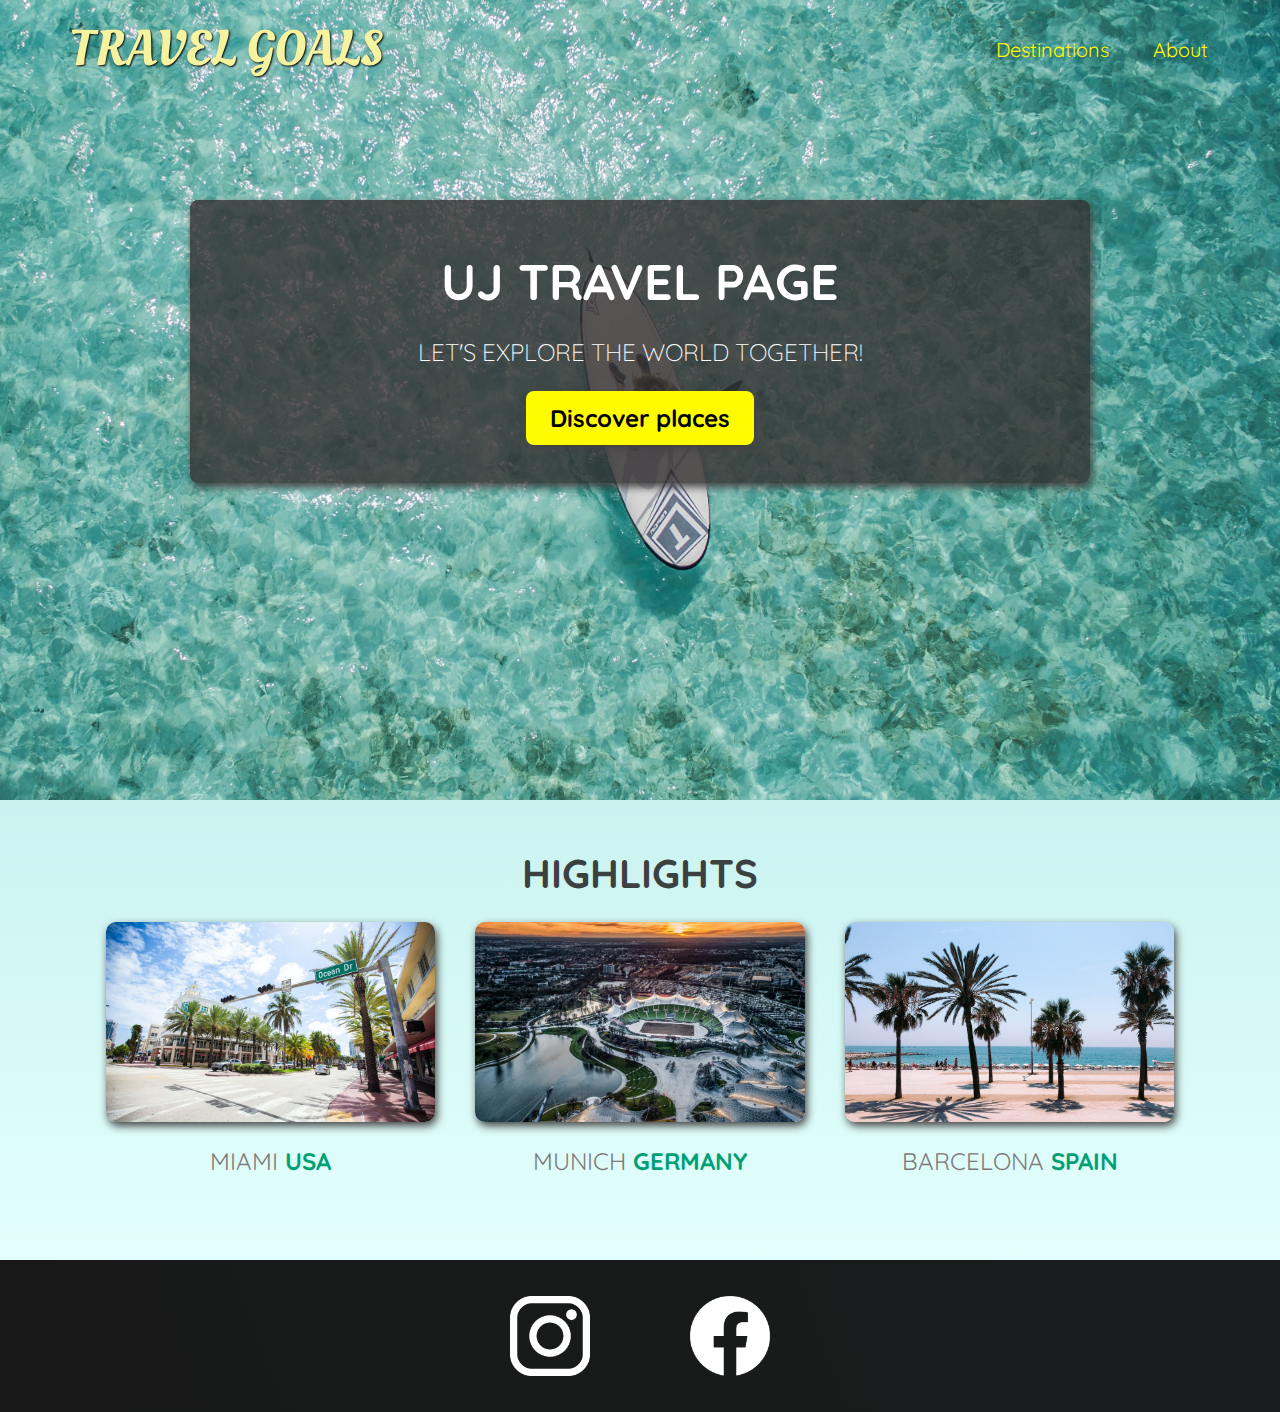
<file: index.html>
<!DOCTYPE html>
<html lang="en">
  <head>
    <meta charset="UTF-8" />
    <link
      href="https://fonts.googleapis.com/css2?family=Raleway:wght@700&family=Oleo+Script:wght@700&family=Quicksand:wght@300;500;700&display=swap"
      rel="stylesheet"
    />
    <link rel="stylesheet" href="shared.css" />
    <link rel="stylesheet" href="styles.css" />
    <title>Travel Goals</title>
  </head>
  <body>
    <header>
      <div id="page-logo">
        <a href="/index.html">Travel Goals</a>
      </div>
      <nav>
        <ul>
          <li><a href="/places.html">Destinations</a></li>
          <li><a href="">About</a></li>
        </ul>
      </nav>
    </header>
    <main>
      <section id="hero">
        <div id="hero-content">
          <h1>Uj Travel Page</h1>
          <p>Let's explore the world together!</p>
          <a href="/places.html">Discover places</a>
        </div>
      </section>
      <section id="highlights">
        <h2>Highlights</h2> 
        <ul id="destinations">
          <li class="destination">
            <img src="/images/places/miami.jpg" alt="Miami streets on sunny day">
            <p>Miami <strong>USA</strong></p>
          </li>
          <li class="destination">
            <img src="/images/places/munich.jpg" alt="Munich stadium in winter">
            <p>Munich <strong>Germany</strong></p>
          </li>
          <li class="destination">
            <img src="/images/places/barcelona.jpg" alt="Palm beach in Barcelona">
            <p>Barcelona <strong>Spain</strong></p>
          </li>
        </ul>
      </section>
    </main>
    <footer>
      <ul>
        <li>
          <a href="https://instagram.com">
            <img src="/images/icon/insta.png" alt="Instaram logo">
          </a>
        </li>
        <li>
           <a href="https://www.facebook.com">
            <img src="/images/icon/facebook.png" alt="Facebook logo">
           </a>
        </li>
      </ul>
    </footer>
  </body>
  </html>
</file>
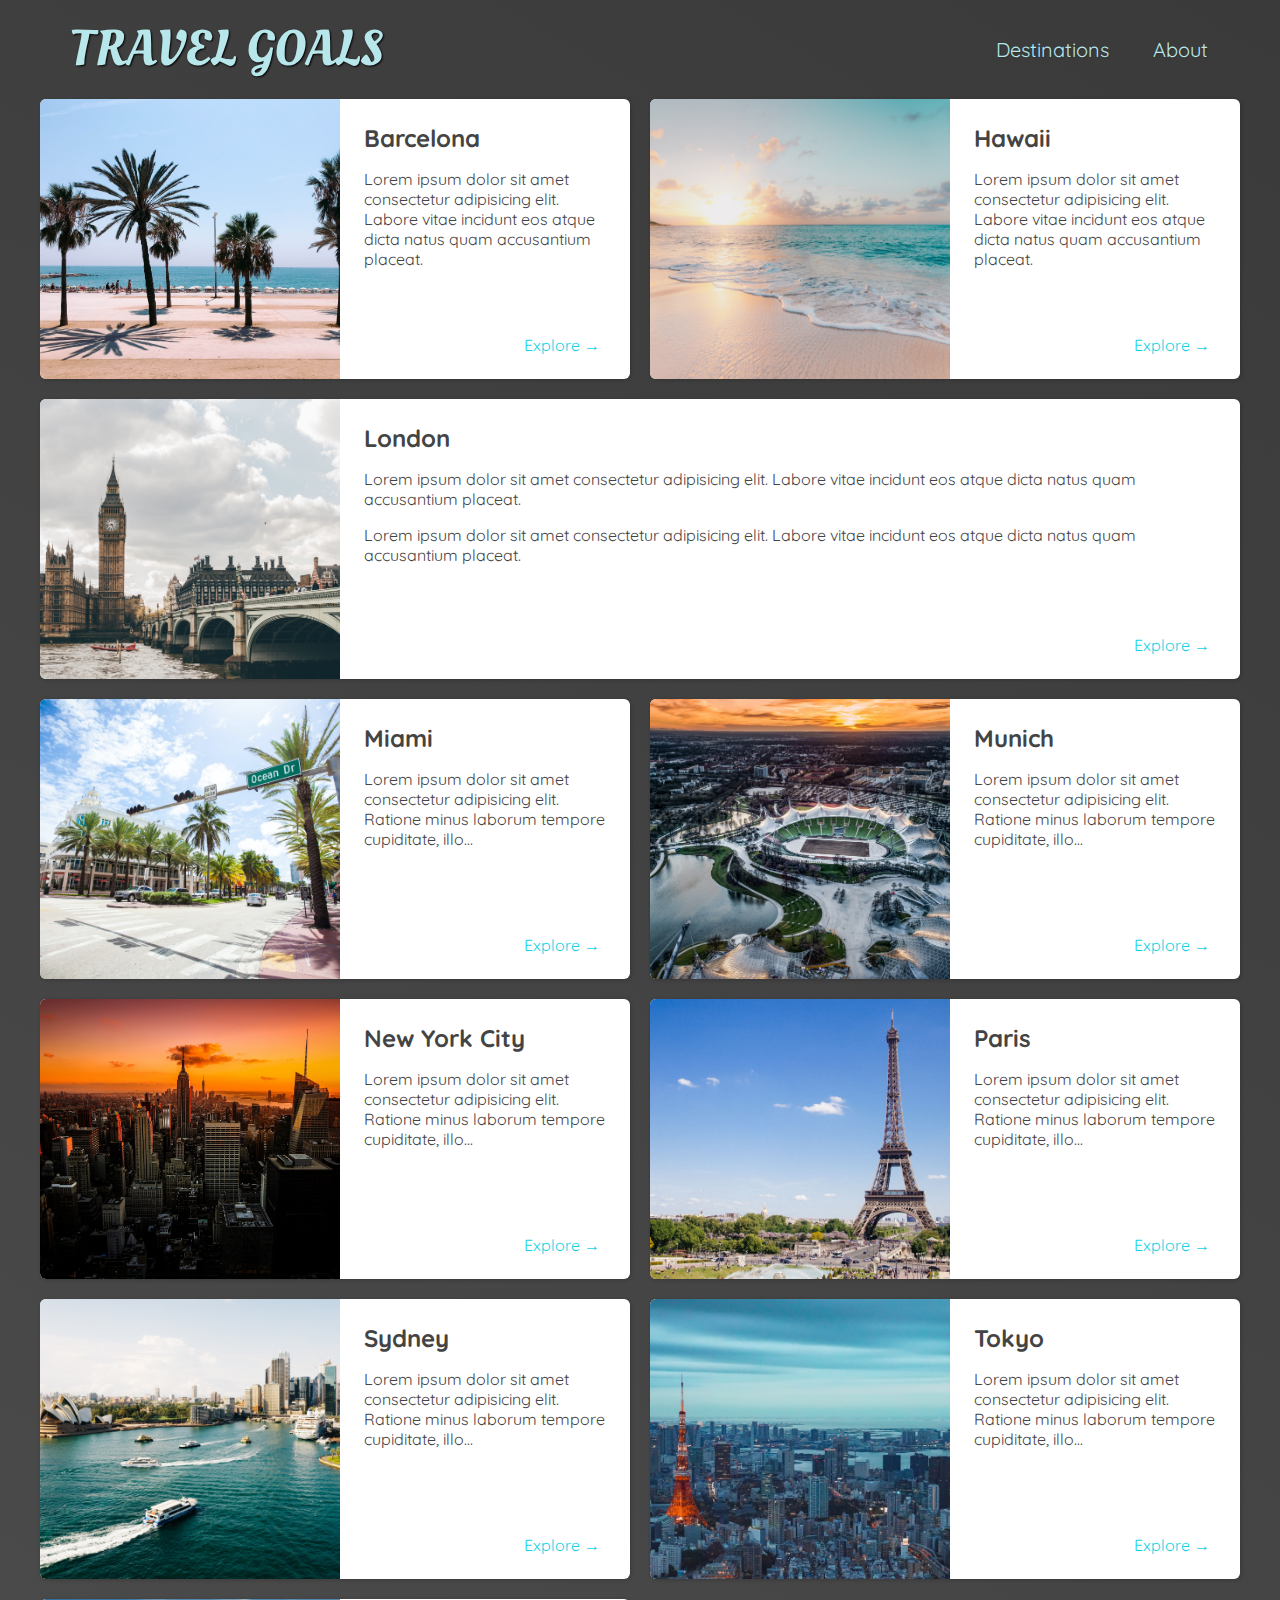
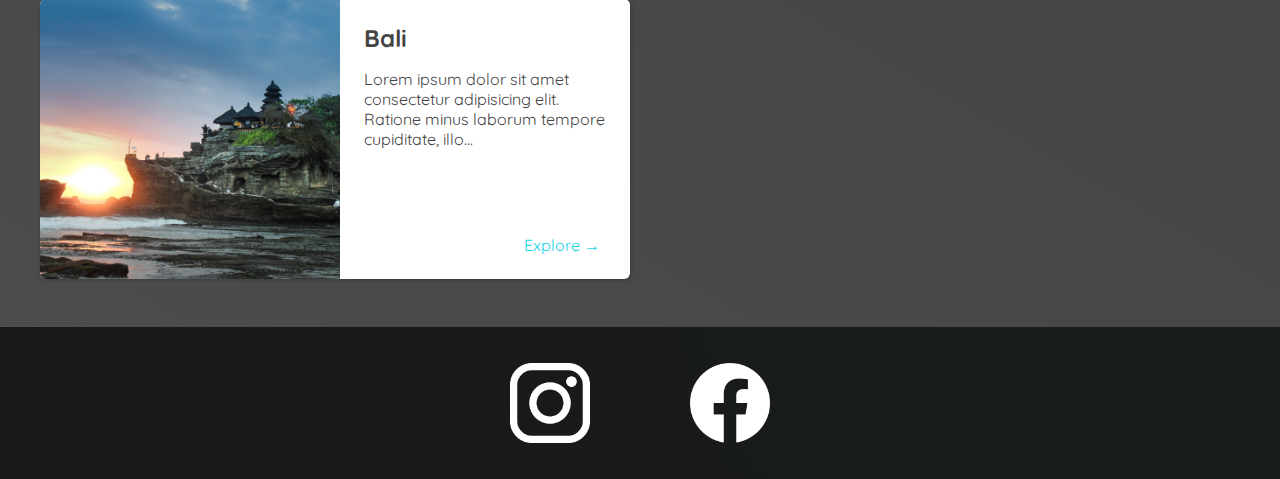
<file: places.html>
<!DOCTYPE html>
<html lang="en">
  <head>
    <meta charset="UTF-8" />
    <link
      href="https://fonts.googleapis.com/css2?family=Raleway:wght@700&family=Oleo+Script:wght@700&family=Quicksand:wght@300;500;700&display=swap"
      rel="stylesheet"
    />
    <link rel="stylesheet" href="shared.css" />
    <link rel="stylesheet" href="places.css" />
    <title>Travel Goals</title>
  </head>
  <body>
    <header>
      <div id="page-logo">
        <a href="/index.html">Travel Goals</a>
      </div>
      <nav>
        <ul>
          <li><a href="/places.html">Destinations</a></li>
          <li><a href="">About</a></li>
        </ul>
      </nav>
    </header>
    <main>
        <ul>
            <li>
                <img src="/images/places/barcelona.jpg" alt="City of Barcelona">
                <div class="item-content">
                 <div>
                     <h2>Barcelona</h2>
                     <p>
                          Lorem ipsum dolor sit amet consectetur adipisicing elit. Labore
                  vitae incidunt eos atque dicta natus quam accusantium placeat.
                     </p>
                 </div>
                    <div class="actions">
                        <a href="https://en.wikipedia.org/wiki/Barcelona">Explore &#x2192</a>
                    </div>
                </div>
            </li>
            <li>
              <img src="/images/places/hawaii.jpg" alt="Hawaii beach">
              <div class="item-content">
               <div>
                   <h2>Hawaii</h2>
                   <p>
                        Lorem ipsum dolor sit amet consectetur adipisicing elit. Labore
                  vitae incidunt eos atque dicta natus quam accusantium placeat.
                   </p>
               </div>
                  <div class="actions">
                      <a href="https://en.wikipedia.org/wiki/Barcelona">Explore &#x2192</a>
                  </div>
              </div>
          </li>
          <li>
            <img src="/images/places/london.jpg" alt="London city">
            <div class="item-content">
             <div>
                 <h2>London</h2>
                 <p>
                  Lorem ipsum dolor sit amet consectetur adipisicing elit. Labore
                  vitae incidunt eos atque dicta natus quam accusantium placeat.
                 </p>
                 <p>
                  Lorem ipsum dolor sit amet consectetur adipisicing elit. Labore
                  vitae incidunt eos atque dicta natus quam accusantium placeat.
                 </p>
             </div>
                <div class="actions">
                    <a href="https://en.wikipedia.org/wiki/Barcelona">Explore &#x2192</a>
                </div>
            </div>
        </li>
        <li>
          <img src="/images/places/miami.jpg" alt="Miami streets">
          <div class="item-content">
           <div>
               <h2>Miami</h2>
               <p>
                   Lorem ipsum dolor sit amet consectetur adipisicing elit. Ratione minus laborum tempore cupiditate, illo...
               </p>
           </div>
              <div class="actions">
                  <a href="https://en.wikipedia.org/wiki/Barcelona">Explore &#x2192</a>
              </div>
          </div>
      </li>
      <li>
        <img src="/images/places/munich.jpg" alt="Munich football stadium">
        <div class="item-content">
         <div>
             <h2>Munich</h2>
             <p>
                 Lorem ipsum dolor sit amet consectetur adipisicing elit. Ratione minus laborum tempore cupiditate, illo...
             </p>
         </div>
            <div class="actions">
                <a href="https://en.wikipedia.org/wiki/Barcelona">Explore &#x2192</a>
            </div>
        </div>
    </li>
    <li>
      <img src="/images/places/new-york-city.jpg" alt="New York City skyline">
      <div class="item-content">
       <div>
           <h2>New York City</h2>
           <p>
               Lorem ipsum dolor sit amet consectetur adipisicing elit. Ratione minus laborum tempore cupiditate, illo...
           </p>
       </div>
          <div class="actions">
              <a href="https://en.wikipedia.org/wiki/Barcelona">Explore &#x2192</a>
          </div>
      </div>
  </li>
  <li>
    <img src="/images/places/paris.jpg" alt="Paris city">
    <div class="item-content">
     <div>
         <h2>Paris</h2>
         <p>
             Lorem ipsum dolor sit amet consectetur adipisicing elit. Ratione minus laborum tempore cupiditate, illo...
         </p>
     </div>
        <div class="actions">
            <a href="https://en.wikipedia.org/wiki/Barcelona">Explore &#x2192</a>
        </div>
    </div>
</li>
<li>
  <img src="/images/places/sydney.jpg" alt="Sydney beach">
  <div class="item-content">
   <div>
       <h2>Sydney</h2>
       <p>
           Lorem ipsum dolor sit amet consectetur adipisicing elit. Ratione minus laborum tempore cupiditate, illo...
       </p>
   </div>
      <div class="actions">
          <a href="https://en.wikipedia.org/wiki/Barcelona">Explore &#x2192</a>
      </div>
  </div>
</li>
<li>
  <img src="/images/places/tokyo.jpg" alt="Tokyo skyline">
  <div class="item-content">
   <div>
       <h2>Tokyo</h2>
       <p>
           Lorem ipsum dolor sit amet consectetur adipisicing elit. Ratione minus laborum tempore cupiditate, illo...
       </p>
   </div>
      <div class="actions">
          <a href="https://en.wikipedia.org/wiki/Barcelona">Explore &#x2192</a>
      </div>
  </div>
</li>
<li>
  <img src="/images/places/bali.jpg" alt="Bali beach">
  <div class="item-content">
   <div>
       <h2>Bali</h2>
       <p>
           Lorem ipsum dolor sit amet consectetur adipisicing elit. Ratione minus laborum tempore cupiditate, illo...
       </p>
   </div>
      <div class="actions">
          <a href="https://en.wikipedia.org/wiki/Barcelona">Explore &#x2192</a>
      </div> 
  </div>
</li>
        </ul>
    </main>
    <footer>
        <ul>
          <li>
            <a href="https://instagram.com">
              <img src="/images/icon/insta.png" alt="Instaram logo">
            </a>
          </li>
          <li>
             <a href="https://www.facebook.com">
              <img src="/images/icon/facebook.png" alt="Facebook logo">
             </a>
          </li>
        </ul>
      </footer>
    </body>
    </html>
</file>
<file: shared.css>
body {
  font-family: "Quicksand", sans-serif;
  margin: 0;
}

header {
  display: flex;
  justify-content: space-between;
  align-items: center;
  padding: 15px 60px;
  position: absolute;
  width: 100%;
  box-sizing: border-box;
}

ul {
  list-style: none;
  margin: 0;
  padding: 0;
}

#page-logo a {
  padding: 10px;
  font-family: "Oleo Script", sans-serif;
  color: rgb(245, 243, 160);
  font-size: 50px;
  text-decoration: none;
  text-transform: uppercase;
  text-shadow: 1px 1px 2px rgb(0, 0, 0);
}

header ul {
  display: flex;
}

header li {
  margin-left: 20px;
}

header a {
  color: rgb(255, 251, 0);
  text-decoration: none;
  font-size: 20px;
  padding: 12px;
  text-shadow: 1px 1px 2px rgba(0, 0, 0, 0.2);
  border-radius: 6px;
}

header nav a:hover {
  color: rgb(77, 77, 77);
  background-color: rgb(255, 251, 0);
}

footer {
  background: linear-gradient(70deg, rgb(24, 24, 24), rgb(25, 29, 29));
  padding: 36px 0;
}

footer ul {
  display: flex;
  justify-content: center;
}

footer li {
  width: 80px;
  height: 80px;
  margin: 0 50px;
}

footer img {
  width: 100%;
  height: 100%;
}
</file>
<file: styles.css>
#hero {
  height: 800px;
  background-image: url(/images/places/ocean.jpg);
  background-position: center;
  background-size: cover;
}

#hero-content {
  width: 900px;
  background-color: rgba(51, 47, 47, 0.8);
  box-shadow: 2px 4px 8px rgb(68, 67, 67);
  border-radius: 8px;
  text-align: center;
  padding: 50px 0;
  margin: 0 auto;
  position: relative;
  top: 200px;
}

#hero-content h1 {
  color: white;
  text-transform: uppercase;
  font-size: 50px;
  font-family: "Raleway" sans-serif;
  margin: 0;
}

#hero-content p {
  color: white;
  text-transform: uppercase;
  font-size: 24px;
  font-weight: 300;
  margin-bottom: 36px;
}

#hero-content a {
  text-decoration: none;
  background-color: rgb(255, 251, 0);
  padding: 12px 24px;
  color: black;
  font-size: 24px;
  font-weight: bold;
  border-radius: 8px;
  box-shadow: 2px 4px 8px rgb(68, 67, 67);
}

#hero-content a:hover {
  background-color: rgb(255, 238, 0);
}

#highlights {
  padding:  24px;
  background: linear-gradient(0deg, rgb(227, 255, 253), rgb(202, 243, 240));
}

#highlights h2 {
  text-transform: uppercase;
  text-align: center;
  font-size: 40px;
  color: rgb(59, 65, 64);
  margin: 24px 0;
}

#destinations {
  display: flex;
  width: 90%;
  margin: auto;
  margin-bottom: 40px;
  justify-content: center;
}

.destination {
  margin: 0 20px;
  width: 100%;
  text-transform: uppercase;
}

.destination p {
  text-align: center;
  font-size: 24px;
  color: rgb(124, 123, 123);
  margin: 20px 0;
}

.destination img {
height: 200px;
width: 100%;
box-shadow: 2px 4px 8px rgb(68, 67, 67);
border-radius: 10px;
object-fit: cover;
}

.destination strong {
  color: rgb(0, 160, 117);
}
</file>
<file: places.css>
body {
    background: linear-gradient(30deg, rgb(77, 77, 77), rgb(58, 58, 58));
    color: rgb(68, 68, 68);
}

#page-logo a {
    color: rgb(183, 230, 235);
}

header {
     position: static;
}

header a {
    color: rgb(183, 230, 235);
}

header nav a:hover {
    background-color: rgb(183, 230, 235);
    color: rgb(59, 59, 59);
}

main ul {
    width: 1200px;
    margin: 0 auto 48px auto;
    display: grid;
    grid-template-columns: 1fr 1fr;
    gap: 20px 20px;
}

li:nth-of-type(3) {
    grid-column: 1 / span 2;
}

main li {
    display: flex;
    background-color: white;
    box-shadow: 1px 1px 4px rgba(0, 0, 0, 0.2);
    border-radius: 6px;
    overflow: hidden;
}

main li img {
    width: 300px;
    height: 280px;
    object-fit: cover;
}

.item-content {
    padding: 24px;
    display: flex;
    flex-direction: column;
    justify-content: space-between;
}

.item-content h2 {
    margin: 0;
}

.actions {
    text-align: right;
}

.actions a {
    padding: 6px;
    text-decoration: none;
    color: rgb(22, 211, 228);
}

.actions a:hover {
   background-color: rgb(235, 253, 255);
   border-radius: 5px;
}
</file>
